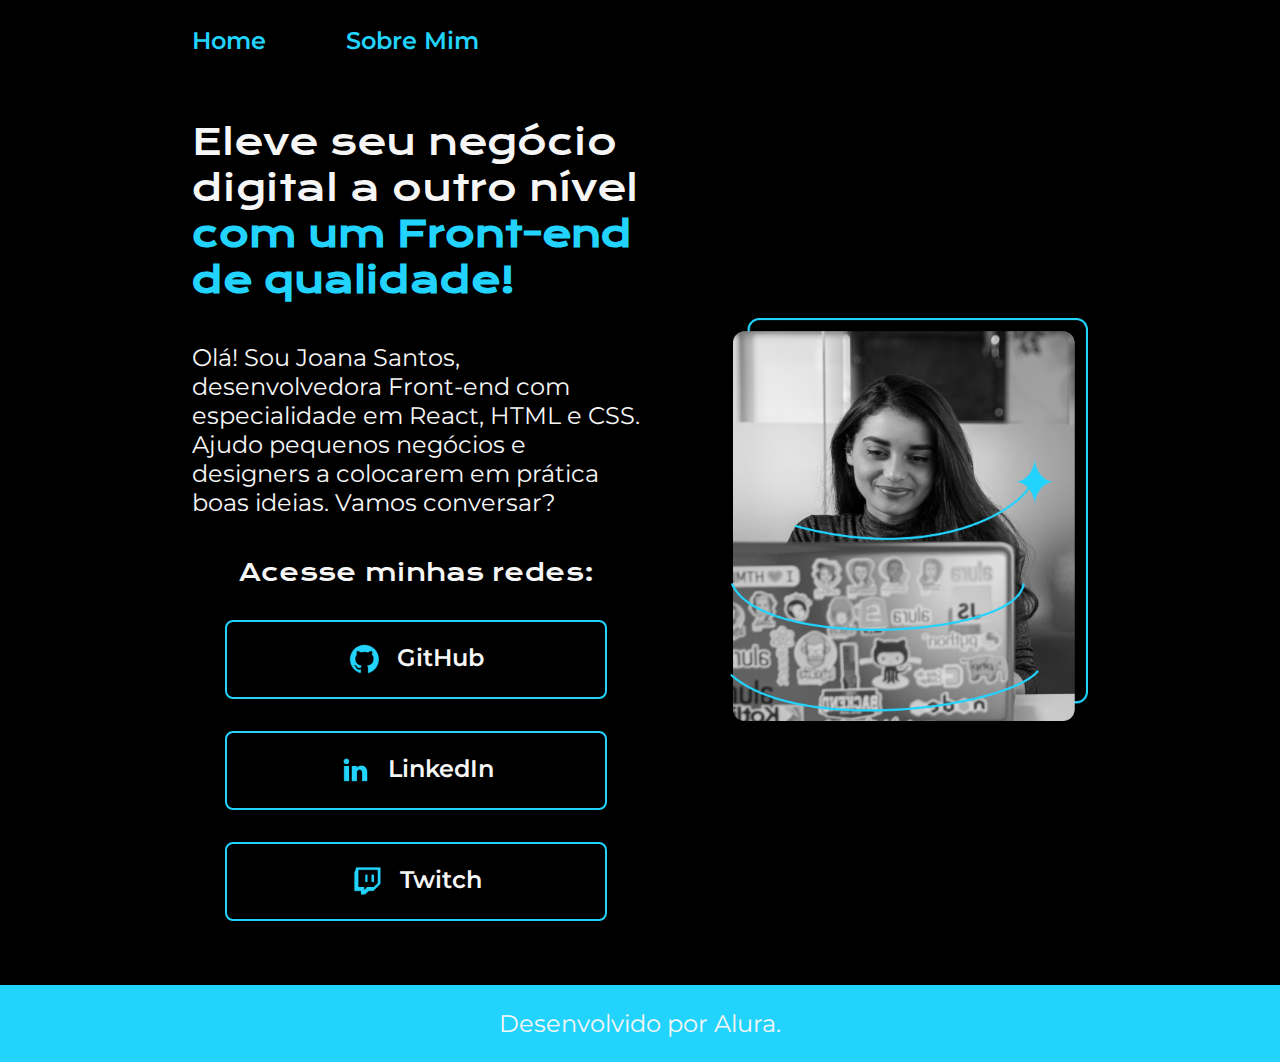
<file: index.html>
<!DOCTYPE html>
<html lang="pt-br">

<head>
    <meta charset="UTF-8">
    <meta http-equiv="X-UA-Compatible" content="IE=edge">
    <meta name="viewport" content="width=device-width, initial-scale=1.0">
    <title>Portfolio</title>
    <link rel="stylesheet" href="assets/style.css">
    <link rel="html" href="aboutme.html">
</head>

<body>
    <header class="cabecalho">
        <nav class="cabecalho__menu">
            <a class="cabecalho__link" href="index.html">Home</a>
            <a class="cabecalho__link" href="aboutme.html">Sobre Mim</a>
        </nav>
    </header>
    <main class="apresentacao">
        <section class="conteudo__apresentacao">
            <h1 class="titulo__conteudo">Eleve seu negócio digital a outro nível<strong class="titulo__destaque"> com um Front-end de qualidade!</strong></h1>
            <p class="texto__conteudo">Olá! Sou Joana Santos, desenvolvedora Front-end com especialidade em React, HTML e CSS.
            Ajudo pequenos negócios e designers a colocarem em prática boas ideias. Vamos conversar?</p>
            <div class="links__conteudo">
                <h2 class="subtitulo__conteudo">Acesse minhas redes:</h2>
                <a 
                class="link__conteudo" href="https://github.com/gabizelaa"><img src="img/github.png" alt="GitHub">GitHub
                </a>
                <a 
                class="link__conteudo" href="https://www.linkedin.com/in/gabriela-brand%C3%A3o-martins-39a13b259/"><img src="img/linkedin.png" alt="LinkedIn">LinkedIn
                    
                </a>
                <a 
                class="link__conteudo" href="https://www.twitch.tv/gabizela"><img src="img/twitch.png" alt="Twitch">Twitch
                </a>
            </div>
        </section>
        <img class="imagem__apresentacao" src="img/imagem.png" alt="Joana Santos programando">
    </main>
    <footer class="rodape">
        <p>Desenvolvido por Alura.</p>
    </footer>
</body>

</html>
</file>
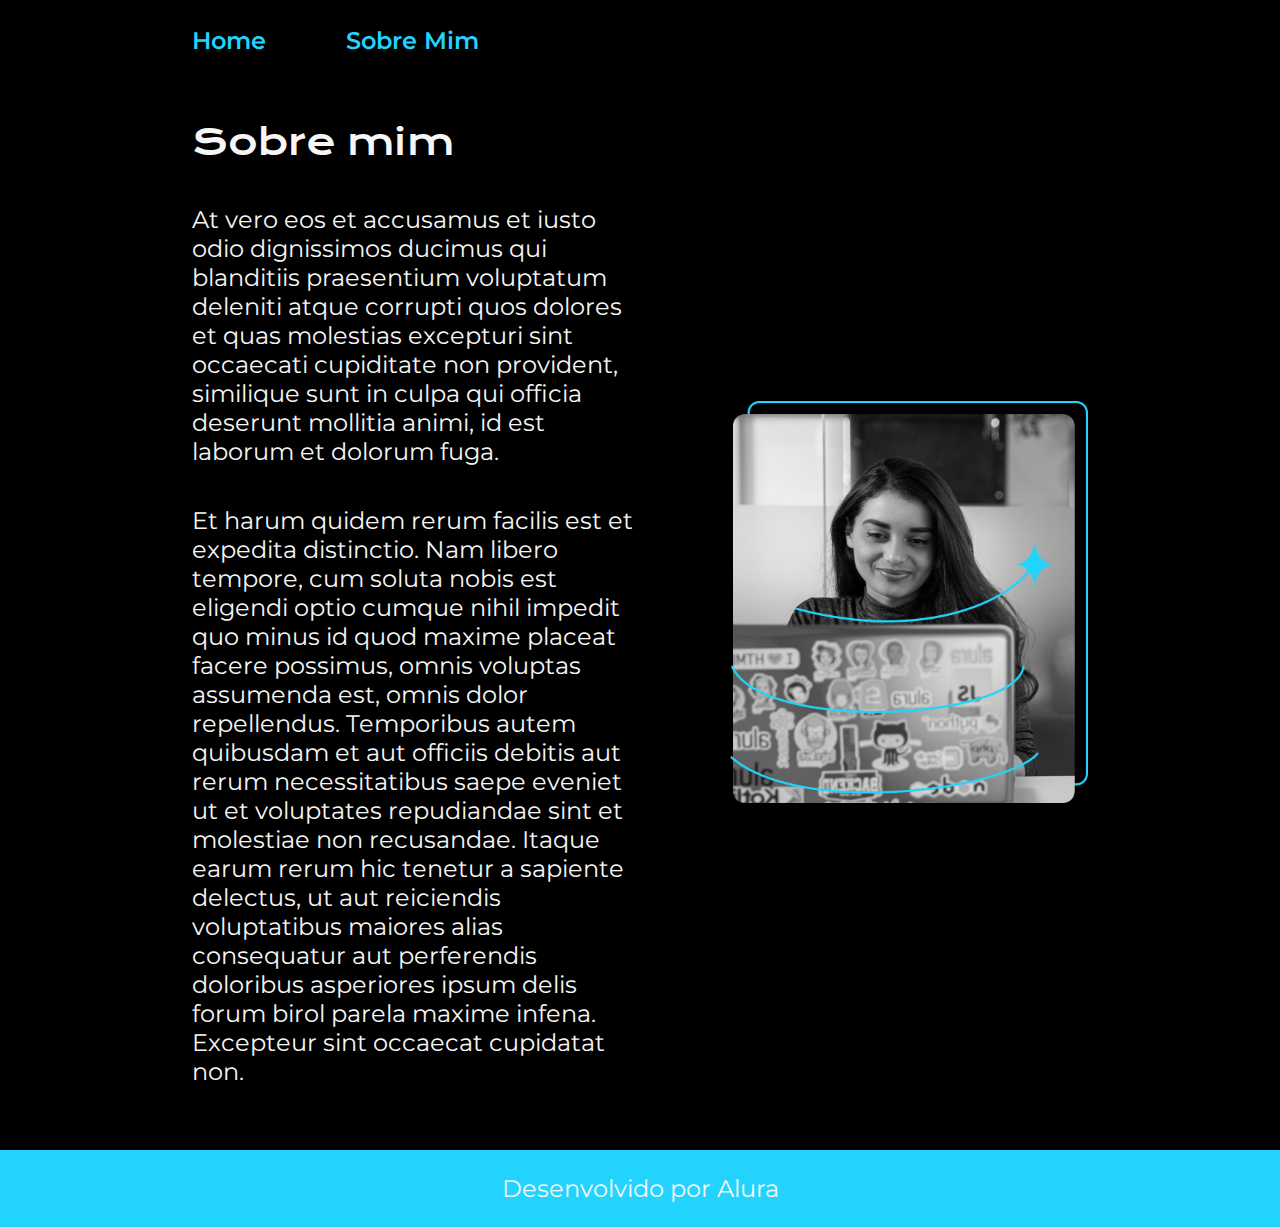
<file: aboutme.html>
<!DOCTYPE html>
<html lang="pt-br">
<head>
    <meta charset="UTF-8">
    <meta http-equiv="X-UA-Compatible" content="IE=edge">
    <meta name="viewport" content="width=device-width, initial-scale=1.0">
    <title>Sobre Mim</title>
    <link rel="stylesheet" href="assets/style.css">
</head>
<body>
    <header class="cabecalho">
        <nav class="cabecalho__menu">
            <a class="cabecalho__link" href="index.html">Home</a>
            <a class="cabecalho__link" href="aboutme.html">Sobre Mim</a>
        </nav>
    </header>
    <main class="apresentacao">
        <section class="conteudo__apresentacao">
            <h1 class="titulo__conteudo">Sobre mim</h1>
            <p class="texto__conteudo">At vero eos et accusamus et iusto odio dignissimos ducimus qui blanditiis praesentium voluptatum deleniti atque corrupti quos dolores et quas molestias excepturi sint occaecati cupiditate non provident, similique sunt in culpa qui officia deserunt mollitia animi, id est laborum et dolorum fuga.
            </p>
            <p class="texto__conteudo">
            Et harum quidem rerum facilis est et expedita distinctio. Nam libero tempore, cum soluta nobis est eligendi optio cumque nihil impedit quo minus id quod maxime placeat facere possimus, omnis voluptas assumenda est, omnis dolor repellendus. Temporibus autem quibusdam et aut officiis debitis aut rerum necessitatibus saepe eveniet ut et voluptates repudiandae sint et molestiae non recusandae. Itaque earum rerum hic tenetur a sapiente delectus, ut aut reiciendis voluptatibus maiores alias consequatur aut perferendis doloribus asperiores ipsum delis forum birol parela maxime infena. Excepteur sint occaecat cupidatat non.
            </p>
        </section>
        <img class="imagem__apresentacao" src="img/imagem.png" alt="Joana Santos programando">
    </main>
    <footer class="rodape">
        <p>Desenvolvido por Alura</p>
    </footer>
</body>
</html>
</file>
<file: assets/style.css>
@import url('https://fonts.googleapis.com/css2?family=Krona+One&display=swap');
@import url('https://fonts.googleapis.com/css2?family=Krona+One&family=Montserrat:wght@400;600&display=swap');

:root {
    --cor-primaria: #000000;
    --cor-secundaria: #f6f6f6;
    --cor-terciaria: #22d4fd;  
    --cor-hover: #272727; 

    --fonte-primaria: 'Krona One', sans-serif;
    --fonte-secundaria: 'Montserrat', sans-serif;

    --weight-titulo: 600;
    --weight-paragrafo: 400;
}
* {
     margin: 0;
     padding: 0;
}

body {
    box-sizing: border-box;
    background-color: var(--cor-primaria);
    color: var(--cor-secundaria);
    
}

.titulo__destaque {
    color: var(--cor-terciaria);
}

.cabecalho {
    padding: 2% 0 0 15%;
}

.cabecalho__menu {
    display: flex;
    gap: 80px;
}

.cabecalho__link:hover {
    color: #c2e6ee;
}

.cabecalho__link {
    font-family: var(--fonte-secundaria);
    font-weight: var(--weight-titulo);
    font-size: 1.5rem;
    color: var(--cor-terciaria);
    text-decoration: none;
}

.apresentacao {
    padding: 5% 15%;
    display: flex;
    align-items: center;
    justify-content: space-between;
    gap: 82px;
}

.conteudo__apresentacao {
    width: 50%;
    display: flex;
    flex-direction: column;
    gap: 2.5rem;
}

.titulo__conteudo {
    font-size: 2.25rem;
    font-family: var(--fonte-primaria);
    font-weight: var(--weight-paragrafo);
}

.texto__conteudo {
    font-size: 1.5rem;
    font-family: var(--fonte-secundaria);
}

.subtitulo__conteudo {
    font-family: var(--fonte-primaria);
    font-size: 1.5rem;
    font-weight: var(--weight-paragrafo);
}

.link__conteudo {
    display: flex;
    justify-content: center;
    gap: 1rem;
    border-radius: 0.5rem;
    border: 2px solid var(--cor-terciaria);
    width: 378px;
    padding: 21.5px 0;
    color: var(--cor-secundaria);
    font-family: var(--fonte-secundaria);
    font-weight: var(--weight-titulo);
    font-size: 1.5rem;
    text-decoration: none;
    text-align: center;
}

.links__conteudo {
    display: flex;
    justify-content: space-between;
    flex-direction: column;
    align-items: center;
    gap: 32px;
}

.link__conteudo:hover {
    background-color: var(--cor-hover);
}

.imagem__apresentacao {
    width: 40%;
}

.rodape {
    color: var(--cor-secundaria);
    background-color: var(--cor-terciaria);
    padding: 24px;
    text-align: center;
    font-size: 1.5rem;
    font-family: var(--fonte-secundaria);
    font-weight: var(--weight-paragrafo);
}

@media (max-width: 1200px) {
    .cabecalho {
        padding: 10%;
    }

    .cabecalho__menu {
        justify-content: center;
    }

    .apresentacao {
        flex-direction: column-reverse;
        padding: 2%;
    }

    .conteudo__apresentacao {
        width: auto;
    }

}
</file>
